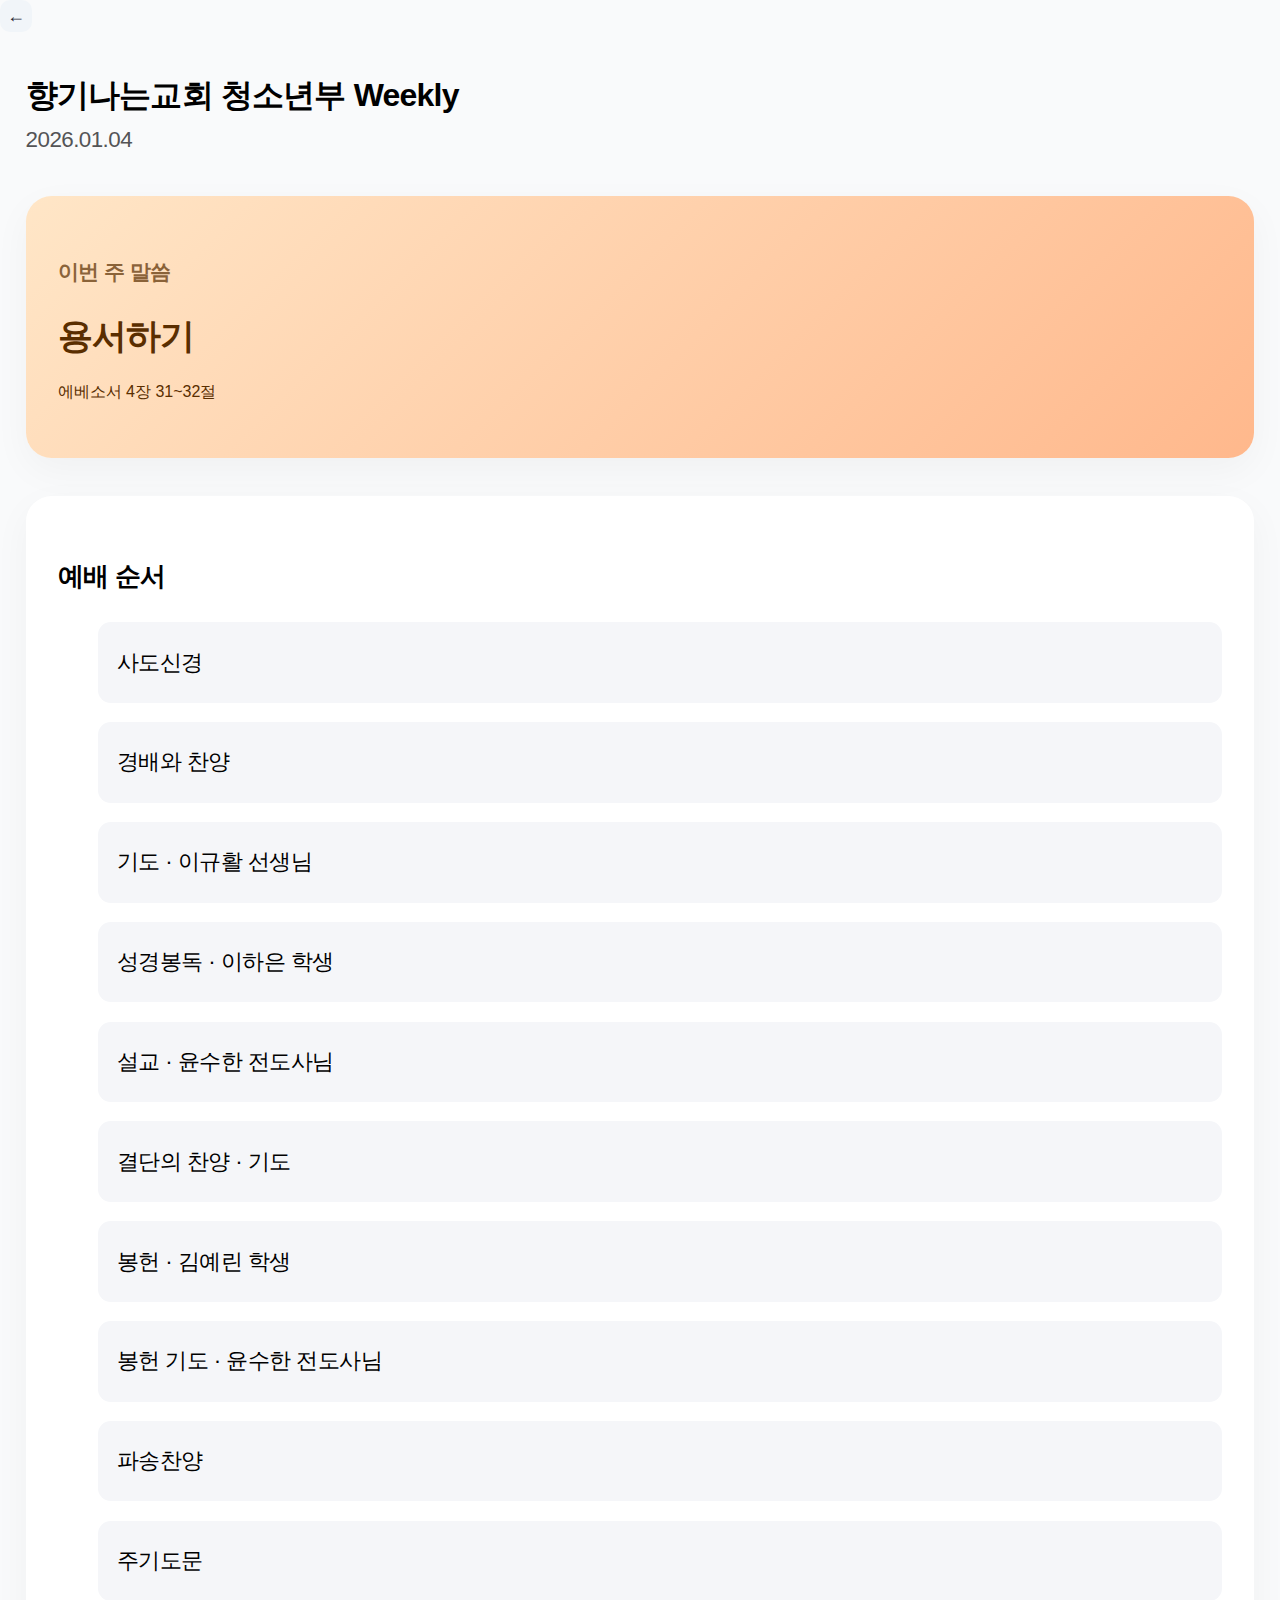
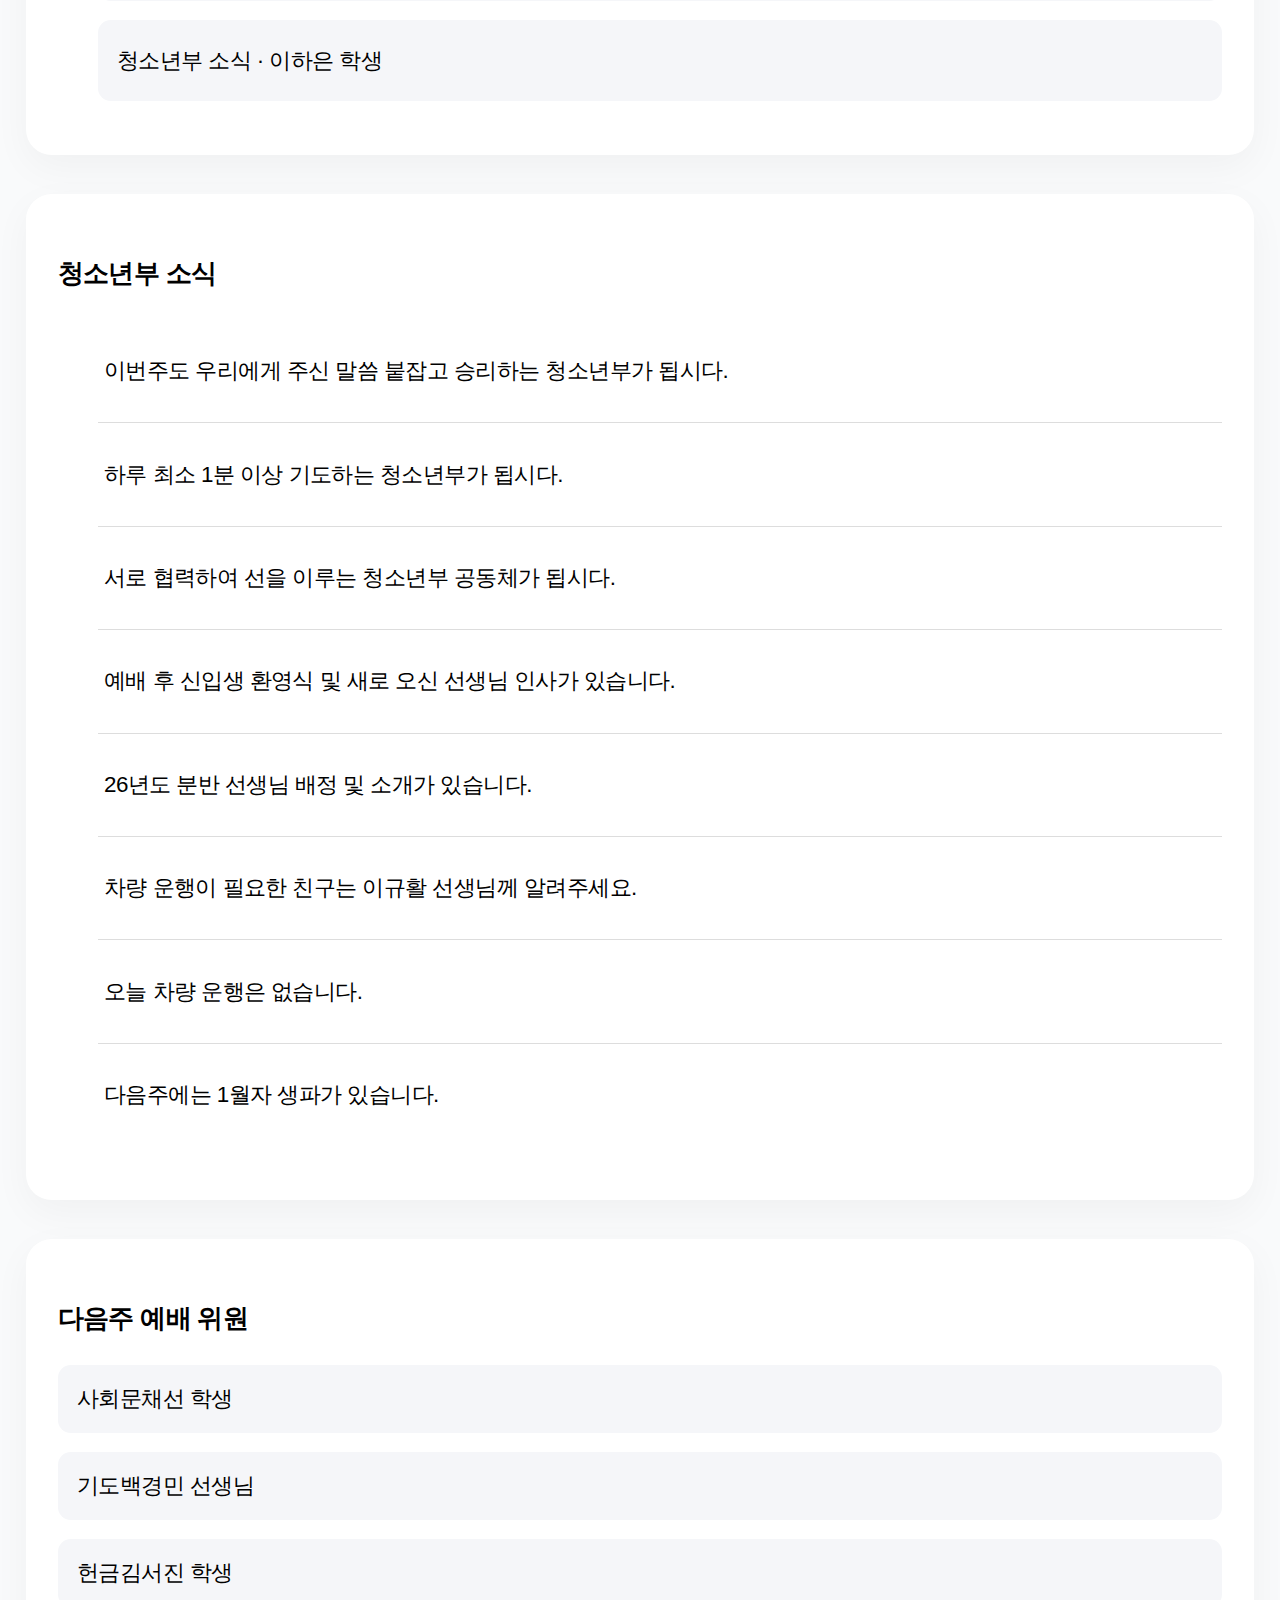
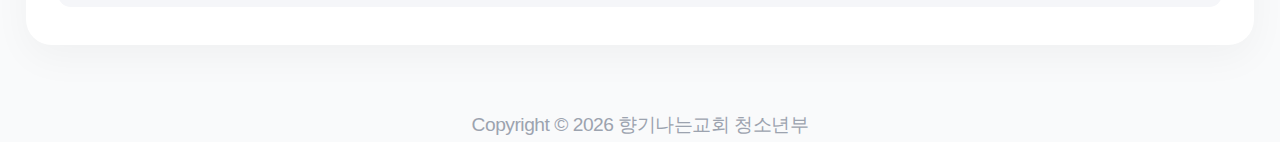
<file: sub/260104.html>
<!DOCTYPE html>
<html lang="ko">
<head>
<meta charset="UTF-8">
<title>HGNN Youth · Weekly</title>
<meta name="viewport" content="width=device-width, initial-scale=1">
<link rel="stylesheet" href="../resource/css/style.css">
<link rel="stylesheet" href="../resource/css/sub.css">
</head>
<body>

<div class="app">
	<a href="../sub/list.html" class="back-btn"
	onclick="if(history.length > 1){ history.back(); return false; }">
	←
	</a>

	<header class="app-header">
		<div class="logo">향기나는교회 청소년부 Weekly</div>
		<div class="week">2026.01.04</div>
	</header>

	<!-- 이번주 말씀 -->
	<section class="hero">
		<p class="hero-label">이번 주 말씀</p>
		<h1 class="hero-title">용서하기</h1>
		<p class="hero-meta">에베소서 4장 31~32절</p>
	</section>

	<!-- 예배 순서 -->
	<section class="card">
		<h2>예배 순서</h2>
		<ul class="flow">
			<li>사도신경</li>
			<li>경배와 찬양</li>
			<li>기도 · 이규활 선생님</li>
			<li>성경봉독 · 이하은 학생</li>
			<li>설교 · 윤수한 전도사님</li>
			<li>결단의 찬양 &middot; 기도</li>
			<li>봉헌 · 김예린 학생</li>
			<li>봉헌 기도 · 윤수한 전도사님</li>
			<li>파송찬양</li>
			<li>주기도문</li>
			<li>청소년부 소식 · 이하은 학생</li>
		</ul>
	</section>

	<!-- 공지 -->
	<section class="card">
		<h2>청소년부 소식</h2>
		<ul class="notice">
			<li>이번주도 우리에게 주신 말씀 붙잡고 승리하는 청소년부가 됩시다.</li>
			<li>하루 최소 1분 이상 기도하는 청소년부가 됩시다.</li>
			<li>서로 협력하여 선을 이루는 청소년부 공동체가 됩시다.</li>
			<li>예배 후 신입생 환영식 및 새로 오신 선생님 인사가 있습니다.</li>
			<li>26년도 분반 선생님 배정 및 소개가 있습니다.</li>
			<li>차량 운행이 필요한 친구는 이규활 선생님께 알려주세요.</li>
			<li>오늘 차량 운행은 없습니다.</li>
			<li>다음주에는 1월자 생파가 있습니다.</li>
		</ul>
	</section>

	<!-- 다음주 -->
	<section class="card">
		<h2>다음주 예배 위원</h2>
			<div class="grid">
			<div><span>사회</span>문채선 학생</div>
			<div><span>기도</span>백경민 선생님</div>
			<div><span>헌금</span>김서진 학생</div>
		</div>
	</section>

	<footer class="footer">Copyright © 2026 향기나는교회 청소년부</footer>
</div>

</body>
</html>
</file>
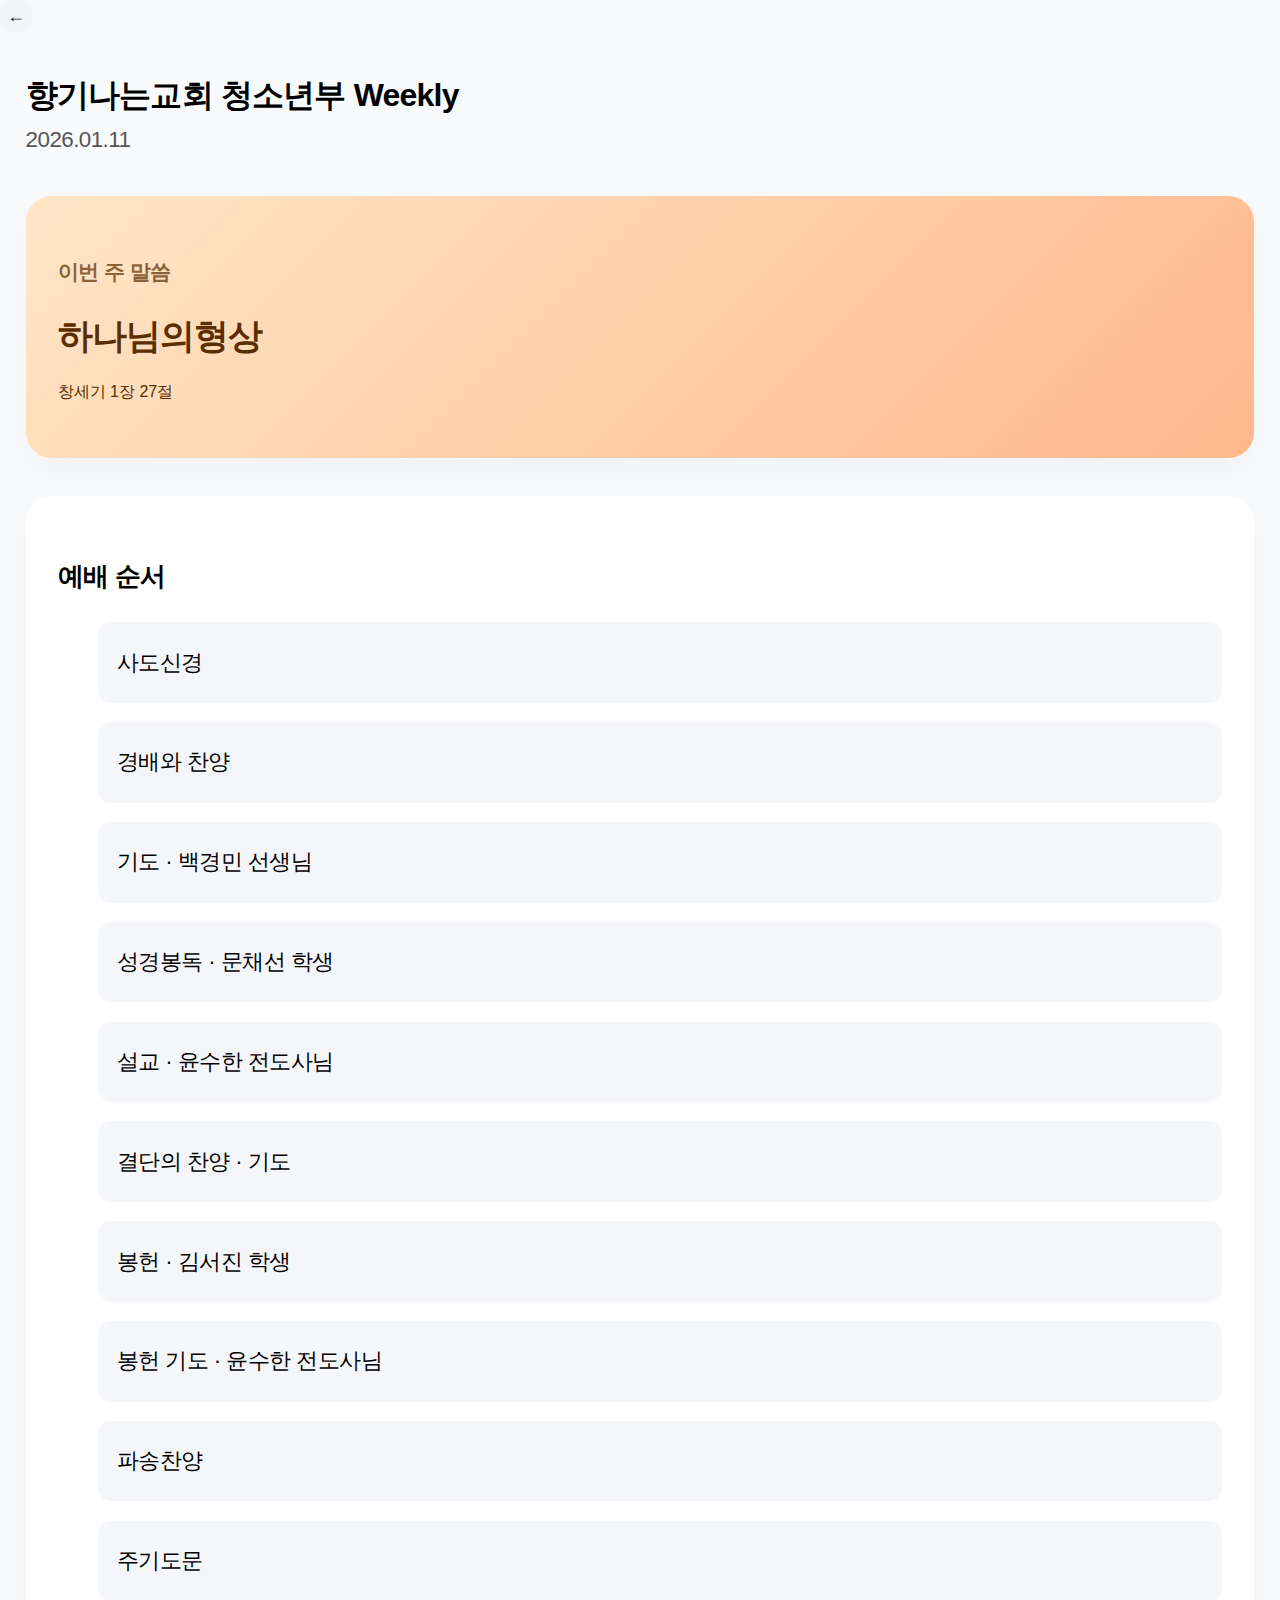
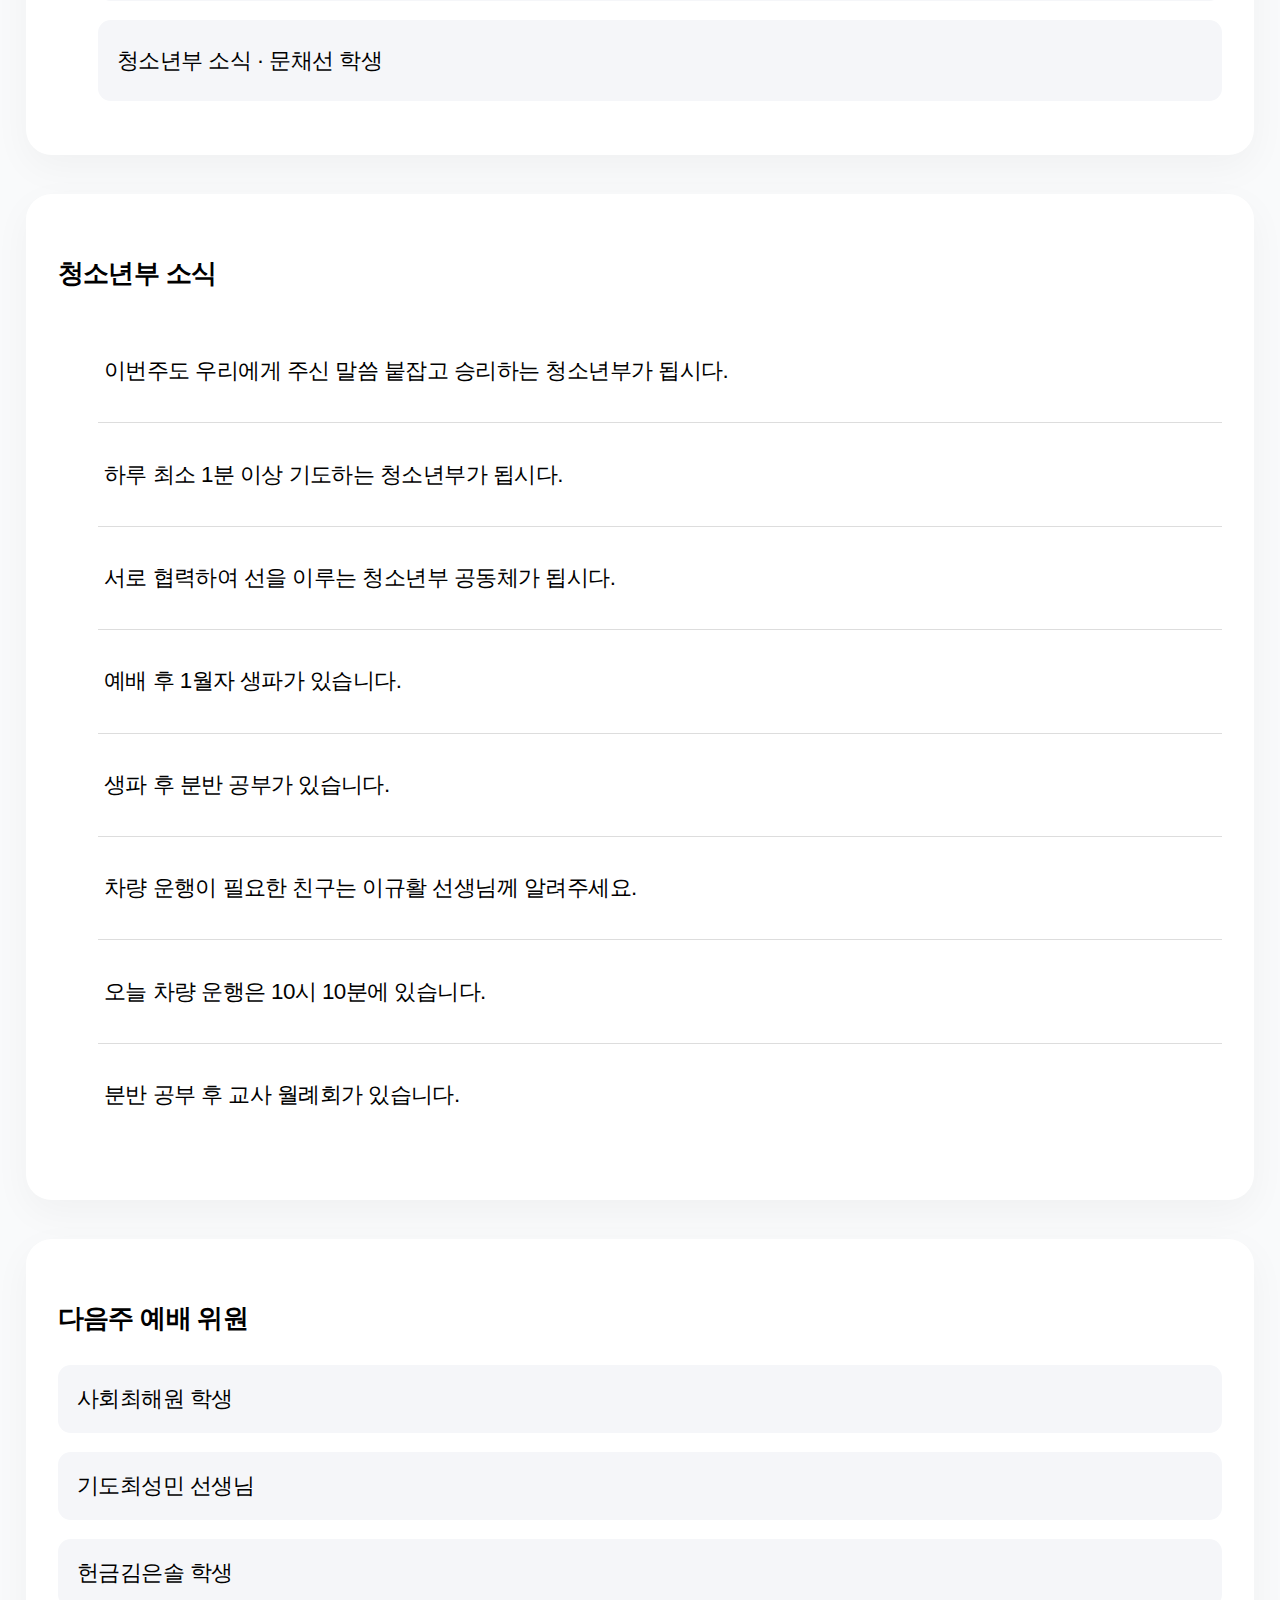
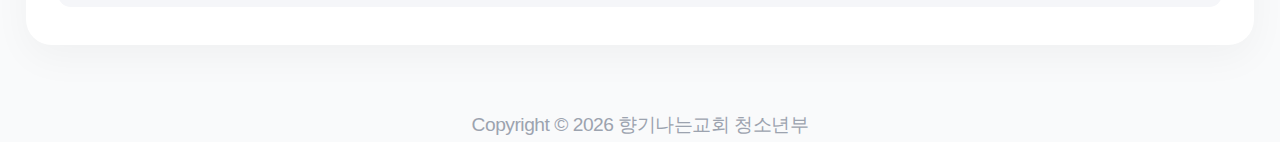
<file: sub/260111.html>
<!DOCTYPE html>
<html lang="ko">
<head>
<meta charset="UTF-8">
<title>HGNN Youth · Weekly</title>
<meta name="viewport" content="width=device-width, initial-scale=1">
<link rel="stylesheet" href="../resource/css/style.css">
<link rel="stylesheet" href="../resource/css/sub.css">
</head>
<body>

<div class="app">
	<a href="../sub/list.html" class="back-btn"
	onclick="if(history.length > 1){ history.back(); return false; }">
	←
	</a>

	<header class="app-header">
		<div class="logo">향기나는교회 청소년부 Weekly</div>
		<div class="week">2026.01.11</div>
	</header>

	<!-- 이번주 말씀 -->
	<section class="hero">
		<p class="hero-label">이번 주 말씀</p>
		<h1 class="hero-title">하나님의형상</h1>
		<p class="hero-meta">창세기 1장 27절</p>
	</section>

	<!-- 예배 순서 -->
	<section class="card">
		<h2>예배 순서</h2>
		<ul class="flow">
			<li>사도신경</li>
			<li>경배와 찬양</li>
			<li>기도 · 백경민 선생님</li>
			<li>성경봉독 · 문채선 학생</li>
			<li>설교 · 윤수한 전도사님</li>
			<li>결단의 찬양 &middot; 기도</li>
			<li>봉헌 · 김서진 학생</li>
			<li>봉헌 기도 · 윤수한 전도사님</li>
			<li>파송찬양</li>
			<li>주기도문</li>
			<li>청소년부 소식 · 문채선 학생</li>
	</ul>
	</section>

	<!-- 공지 -->
	<section class="card">
		<h2>청소년부 소식</h2>
		<ul class="notice">
			<li>이번주도 우리에게 주신 말씀 붙잡고 승리하는 청소년부가 됩시다.</li>
			<li>하루 최소 1분 이상 기도하는 청소년부가 됩시다.</li>
			<li>서로 협력하여 선을 이루는 청소년부 공동체가 됩시다.</li>
			<li>예배 후 1월자 생파가 있습니다.</li>
			<li>생파 후 분반 공부가 있습니다.</li>
			<li>차량 운행이 필요한 친구는 이규활 선생님께 알려주세요.</li>
			<li>오늘 차량 운행은 10시 10분에 있습니다.</li>
			<li>분반 공부 후 교사 월례회가 있습니다.</li>
		</ul>
	</section>

	<!-- 다음주 -->
	<section class="card">
		<h2>다음주 예배 위원</h2>
		<div class="grid">
			<div><span>사회</span>최해원 학생</div>
			<div><span>기도</span>최성민 선생님</div>
			<div><span>헌금</span>김은솔 학생</div>
		</div>
	</section>

	<footer class="footer">Copyright © 2026 향기나는교회 청소년부</footer>

</div>

</body>
</html>
</file>
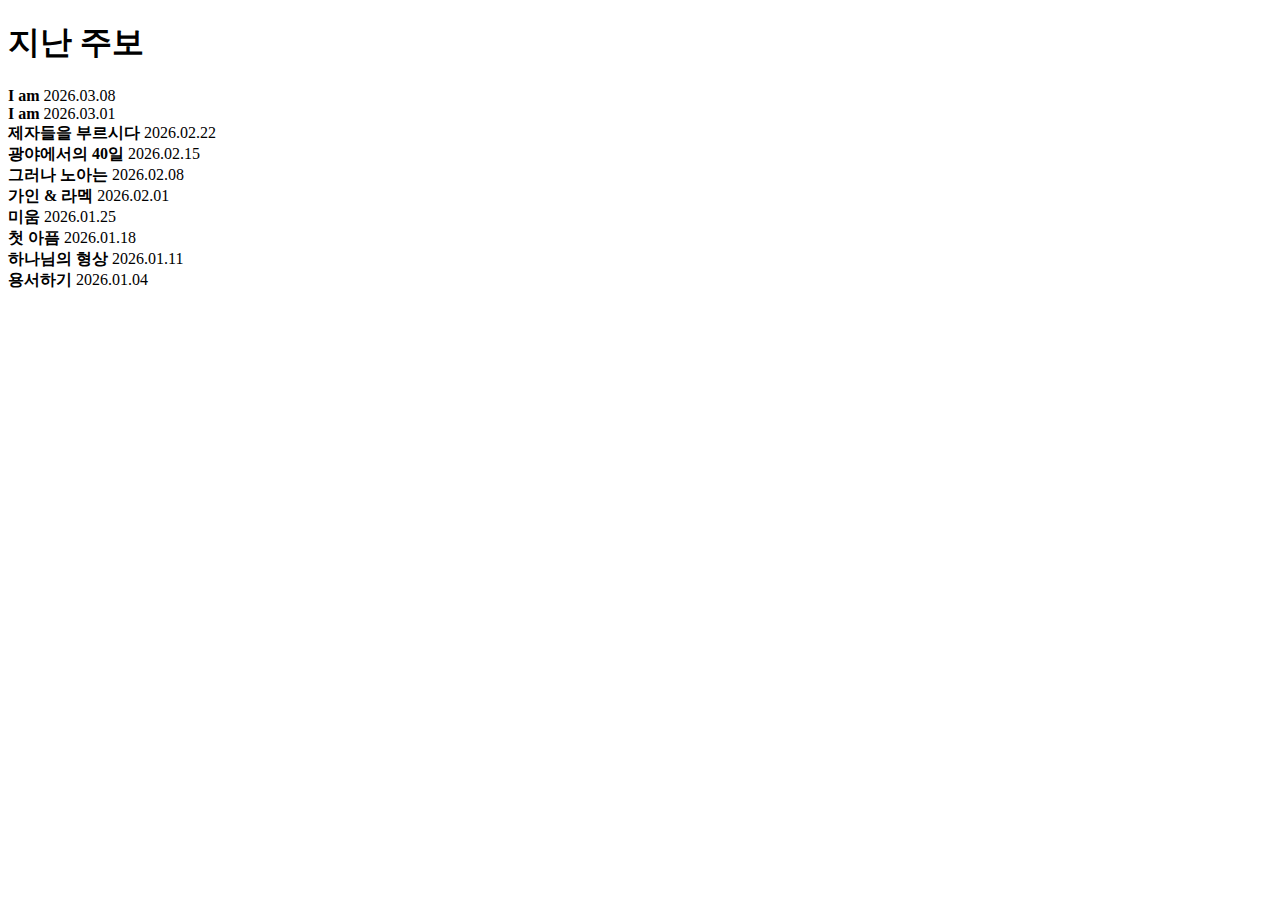
<file: sub/archive.html>
<!DOCTYPE html>
<html lang="ko">
<head>
<meta charset="UTF-8">
<meta name="viewport" content="width=device-width, initial-scale=1">
<title>지난 주보</title>
<link rel="stylesheet" href="../resource/css/style.css">
</head>
<body>

<div class="app">
	<h1>지난 주보</h1>
	<div class="archive-list"></div>
</div>

<script>
	fetch('../data/weekly.json')
		.then(res=>res.json())
		.then(data=>{
			const box = document.querySelector('.archive-list');

			data.weeks
			.sort((a,b)=> new Date(b.date) - new Date(a.date))
			.forEach(w=>{
				const div = document.createElement('div');
				div.className = 'archive-item';
				div.innerHTML = `
				<strong>${w.title}</strong>
				<span>${w.date.replaceAll('-','.')}</span>
				`;
				box.appendChild(div);
			});
		}
	);
</script>

</body>
</html>
</file>
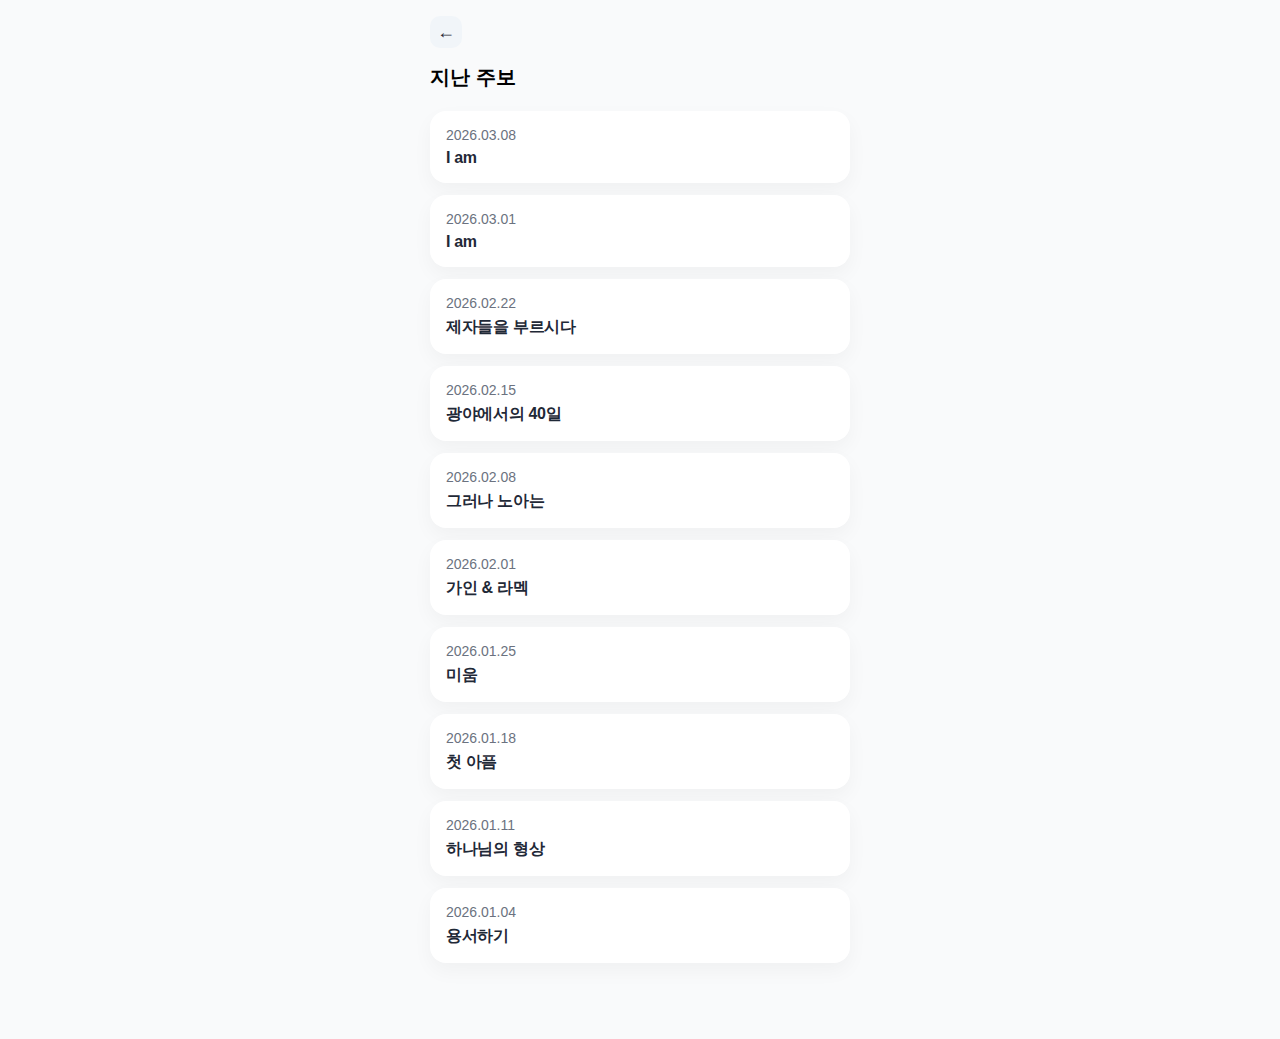
<file: sub/list.html>
<!DOCTYPE html>
<html lang="ko">
<head>
<meta charset="UTF-8">
<title>지난 주보 · 향기나는교회 청소년부</title>
<meta name="viewport" content="width=device-width, initial-scale=1">
<link rel="stylesheet" href="../resource/css/style.css">
<link rel="stylesheet" href="../resource/css/sub.css">
</head>

<body>
<div class="wrap">
	<a href="../index.html" class="back-btn">←</a>

	<h1>지난 주보</h1>

	<ul class="archive-list" id="archiveList"></ul>
</div>

<script src="../resource/js/archive.js"></script>
</body>
</html>
</file>
<file: resource/css/style.css>
@charset "UTF-8";
#wrap {
  max-width: 42rem;
  margin: auto;
  padding-bottom: 60px;
}

header,
section {
  margin: 0 1.6rem;
  margin-top: 2.4rem;
}

/* 비전 배너 */
.vision {
  overflow: hidden;
  margin: 0;
  margin-bottom: 2.4rem;
  border-radius: 0 0 2.4rem 2.4rem;
}
.vision img {
  display: block;
  width: 100%;
  max-width: -webkit-fit-content;
  max-width: -moz-fit-content;
  max-width: fit-content;
}

/* 헤더 */
.header {
  -ms-display: flexbox; /* IE10 */
  display: -webkit-box; /* OLD iOS, Safari */ /* OLD Firefox */
  display: -ms-flexbox; /* IE10 Tweener */ /* NEW Chrome */
  display: flex;
  -webkit-box-align: end;
      -ms-flex-align: end;
          align-items: flex-end;
  -webkit-box-pack: justify;
      -ms-flex-pack: justify;
          justify-content: space-between;
  margin-top: 2rem;
}

.logo {
  font-size: 2rem;
  font-weight: 700;
  line-height: 1.6;
  letter-spacing: -0.025em;
}

.week {
  color: #545456;
  font-size: 1.4rem;
  font-weight: 400;
  line-height: 1.6;
  letter-spacing: -0.025em;
}

/* 말씀 카드 */
.hero {
  padding: 2.4rem 2rem;
  border-radius: 1.6rem;
  background: #fff;
  -webkit-box-shadow: 0 0.8rem 2.4rem rgba(0, 0, 0, 0.04);
          box-shadow: 0 0.8rem 2.4rem rgba(0, 0, 0, 0.04);
  background: linear-gradient(135deg, #FFE6C7, #FFB88C);
  color: #5A2E00;
}
.hero-label {
  font-size: 1.3rem;
  font-weight: 700;
  line-height: 1.6;
  letter-spacing: -0.025em;
  opacity: 0.7;
}
.hero-title {
  font-size: 2.2rem;
  font-weight: 700;
  line-height: 1.4;
  letter-spacing: -0.025em;
  margin: 1.4rem 0;
}
.hero-preacher {
  font-size: 1.3rem;
  font-weight: 500;
  line-height: 1.6;
  letter-spacing: -0.025em;
  opacity: 0.8;
}

/* 오늘의 말씀 */
.verse {
  padding: 2.4rem 2rem;
  border-radius: 1.6rem;
  background: #fff;
  -webkit-box-shadow: 0 0.8rem 2.4rem rgba(0, 0, 0, 0.04);
          box-shadow: 0 0.8rem 2.4rem rgba(0, 0, 0, 0.04);
}
.verse-label {
  color: #ff8a3d;
  font-size: 1.4rem;
  font-weight: 600;
  line-height: 1.6;
  letter-spacing: -0.025em;
}
.verse-text {
  margin: 1.2rem 0;
  color: #333333;
  font-size: 1.6rem;
  font-weight: 500;
  line-height: 1.7;
  letter-spacing: -0.025em;
  word-break: keep-all;
  text-wrap-style: pretty;
}
.verse-ref {
  color: #666666;
  font-size: 1.4rem;
  font-weight: 400;
  line-height: 1.6;
  letter-spacing: -0.025em;
  text-align: right;
}

/* 카드 */
.card {
  padding: 2.4rem 2rem;
  border-radius: 1.6rem;
  background: #fff;
  -webkit-box-shadow: 0 0.8rem 2.4rem rgba(0, 0, 0, 0.04);
          box-shadow: 0 0.8rem 2.4rem rgba(0, 0, 0, 0.04);
}
.card h2 {
  -ms-display: flexbox; /* IE10 */
  display: -webkit-box; /* OLD iOS, Safari */ /* OLD Firefox */
  display: -ms-flexbox; /* IE10 Tweener */ /* NEW Chrome */
  display: flex;
  -webkit-box-align: end;
      -ms-flex-align: end;
          align-items: flex-end;
  -webkit-box-pack: justify;
      -ms-flex-pack: justify;
          justify-content: space-between;
  margin-bottom: 1.6rem;
  font-size: 1.6rem;
  font-weight: 600;
  line-height: 1.6;
  letter-spacing: -0.025em;
}

/* 예배 순서 */
.flow {
  display: grid;
  grid-row-gap: 1.2rem;
  row-gap: 1.2rem;
}
.flow li {
  -ms-display: flexbox; /* IE10 */
  display: -webkit-box; /* OLD iOS, Safari */ /* OLD Firefox */
  display: -ms-flexbox; /* IE10 Tweener */ /* NEW Chrome */
  display: flex;
  -webkit-box-pack: justify;
      -ms-flex-pack: justify;
          justify-content: space-between;
  padding: 1.4rem 1.2rem;
  background: #F5F6F9;
  border-radius: 0.8rem;
  font-size: 1.4rem;
  font-weight: 400;
  line-height: 1.6;
  letter-spacing: -0.025em;
}
.flow .title {
  -ms-display: flexbox; /* IE10 */
  display: -webkit-box; /* OLD iOS, Safari */ /* OLD Firefox */
  display: -ms-flexbox; /* IE10 Tweener */ /* NEW Chrome */
  display: flex;
  -webkit-box-align: center;
      -ms-flex-align: center;
          align-items: center;
  gap: 0.8rem;
}
.flow .title i {
  display: inline-block;
  width: 1.6rem;
  height: 1.6rem;
  font-size: 0;
  background-color: #545456;
  mask-image: url("../img/icon-file.svg");
  mask-repeat: no-repeat;
  mask-size: contain;
  mask-position: center;
  -webkit-mask-image: url("../img/icon-file.svg");
  -webkit-mask-repeat: no-repeat;
  -webkit-mask-size: contain;
  -webkit-mask-position: center;
}
.flow .who {
  color: #545456;
  font-size: 1.3rem;
  font-weight: 400;
  line-height: 1.6;
  letter-spacing: -0.025em;
}

/* 팝업 - 사도신경, 주기도문 */
.pop-trigger {
  cursor: pointer;
}
.pop-content {
  cursor: auto;
  position: fixed;
  inset: 0;
  background: rgba(0, 0, 0, 0.5);
  display: none;
  -webkit-box-align: center;
      -ms-flex-align: center;
          align-items: center;
  -webkit-box-pack: center;
      -ms-flex-pack: center;
          justify-content: center;
  z-index: 100;
}
.pop-content.active {
  -ms-display: flexbox; /* IE10 */
  display: -webkit-box; /* OLD iOS, Safari */ /* OLD Firefox */
  display: -ms-flexbox; /* IE10 Tweener */ /* NEW Chrome */
  display: flex;
}
.pop-box {
  overflow-y: auto;
  position: relative;
  -ms-display: flexbox; /* IE10 */
  display: -webkit-box; /* OLD iOS, Safari */ /* OLD Firefox */
  display: -ms-flexbox; /* IE10 Tweener */ /* NEW Chrome */
  display: flex;
  -webkit-box-orient: vertical;
  -webkit-box-direction: normal;
      -ms-flex-direction: column;
          flex-direction: column;
  max-width: 42rem;
  width: 90%;
  max-height: 80vh;
  padding: 2rem;
  border-radius: 16px;
  background: #fff;
}
.pop-box h3 {
  -ms-flex-negative: 0;
      flex-shrink: 0;
}
.pop-body {
  overflow-y: auto;
  -webkit-box-flex: 1;
      -ms-flex: 1;
          flex: 1;
  margin-top: 1.6rem;
  padding-right: 0.5rem;
  color: #333333;
  font-size: 1.6rem;
  font-weight: 400;
  line-height: 1.7;
  letter-spacing: -0.025em;
  line-height: 1.6;
  word-break: keep-all;
  text-wrap-style: pretty;
}
.pop-close {
  position: absolute;
  top: 1.6rem;
  right: 2rem;
  background: none;
  font-size: 2.8rem;
  border: none;
  cursor: pointer;
}

/* 공지 */
.notice li {
  -ms-display: flexbox; /* IE10 */
  display: -webkit-box; /* OLD iOS, Safari */ /* OLD Firefox */
  display: -ms-flexbox; /* IE10 Tweener */ /* NEW Chrome */
  display: flex;
  -webkit-box-align: center;
      -ms-flex-align: center;
          align-items: center;
  min-height: 4.4rem;
  padding: 1rem 0.4rem;
  border-bottom: 1px solid #DDDDDD;
  font-size: 1.4rem;
  font-weight: 400;
  line-height: 1.6;
  letter-spacing: -0.025em;
  word-break: keep-all;
  text-wrap-style: pretty;
}
.notice li:last-child {
  border-bottom: none;
}

/* 다음주 */
.grid {
  display: grid;
  grid-row-gap: 1.2rem;
  row-gap: 1.2rem;
}
.grid div {
  padding: 1rem 1.2rem;
  background: #F5F6F9;
  border-radius: 0.8rem;
  font-size: 1.4rem;
  font-weight: 400;
  line-height: 1.6;
  letter-spacing: -0.025em;
}
.grid .title {
  display: block;
  margin-bottom: 0.4rem;
  color: #545456;
  font-size: 1.2rem;
  font-weight: 500;
  line-height: 1.7;
  letter-spacing: -0.025em;
}

.next-date {
  color: #545456;
  font-size: 1.3rem;
  font-weight: 400;
  line-height: 1.6;
  letter-spacing: -0.025em;
}

/* 공유하기 */
.share-wrap {
  -ms-display: flexbox; /* IE10 */
  display: -webkit-box; /* OLD iOS, Safari */ /* OLD Firefox */
  display: -ms-flexbox; /* IE10 Tweener */ /* NEW Chrome */
  display: flex;
  -webkit-box-orient: vertical;
  -webkit-box-direction: normal;
      -ms-flex-direction: column;
          flex-direction: column;
  gap: 1.2rem;
  margin-top: 2.4rem;
}

.btn {
  -ms-display: flexbox; /* IE10 */
  display: -webkit-box; /* OLD iOS, Safari */ /* OLD Firefox */
  display: -ms-flexbox; /* IE10 Tweener */ /* NEW Chrome */
  display: flex;
  -webkit-box-align: center;
      -ms-flex-align: center;
          align-items: center;
  -webkit-box-pack: center;
      -ms-flex-pack: center;
          justify-content: center;
  gap: 0.8rem;
  width: 100%;
  padding: 1.4rem 1.6rem;
  border-radius: 0.8rem;
  border: none;
  background: #fff;
  color: #1f2937;
  font-size: 1.5rem;
  font-weight: 500;
  line-height: 1.6;
  letter-spacing: -0.025em;
  -webkit-box-shadow: 0 0.6rem 1.8rem rgba(0, 0, 0, 0.06);
          box-shadow: 0 0.6rem 1.8rem rgba(0, 0, 0, 0.06);
  cursor: pointer;
  -webkit-transition: all 0.2s;
  transition: all 0.2s;
}
.btn:hover {
  -webkit-transform: translateY(-1px);
          transform: translateY(-1px);
  -webkit-box-shadow: 0 0.8rem 2rem rgba(0, 0, 0, 0.08);
          box-shadow: 0 0.8rem 2rem rgba(0, 0, 0, 0.08);
}
.btn img {
  width: 2rem;
  height: 2rem;
}

/* 지난 소식 보기 버튼 */
.archive-btn {
  background: #ffb27a;
  color: #7a3d00;
  -webkit-box-shadow: 0 0.6rem 1.6rem rgba(255, 178, 122, 0.35);
          box-shadow: 0 0.6rem 1.6rem rgba(255, 178, 122, 0.35);
}

.copyText.copied {
  background: #e0f2fe;
  color: #0369a1;
}

/* 탑 버튼 */
.to-top {
  position: fixed;
  right: 1.6rem;
  bottom: 2.4rem;
  -ms-display: flexbox; /* IE10 */
  display: -webkit-box; /* OLD iOS, Safari */ /* OLD Firefox */
  display: -ms-flexbox; /* IE10 Tweener */ /* NEW Chrome */
  display: flex;
  -webkit-box-align: center;
      -ms-flex-align: center;
          align-items: center;
  -webkit-box-pack: center;
      -ms-flex-pack: center;
          justify-content: center;
  width: 4.8rem;
  height: 4.8rem;
  border-radius: 50%;
  border: none;
  background: #ffd2a8;
  -webkit-box-shadow: 0 0.8rem 15px rgba(255, 178, 122, 0.4);
          box-shadow: 0 0.8rem 15px rgba(255, 178, 122, 0.4);
  cursor: pointer;
  z-index: 10;
}
.to-top img {
  width: 2.2rem;
  height: 2.2rem;
  -webkit-filter: brightness(0) invert(1);
          filter: brightness(0) invert(1);
}

/* 푸터 */
.footer {
  margin-top: 4rem;
  text-align: center;
  color: #9ca3af;
  font-size: 1.2rem;
  font-weight: 400;
  line-height: 1.7;
  letter-spacing: -0.025em;
}
</file>
<file: resource/css/sub.css>
body {
  margin: 0;
  background: #f9fafb;
  font-family: -apple-system, BlinkMacSystemFont, "PretendardGOV", sans-serif;
}

.wrap {
  max-width: 420px;
  margin: auto;
  padding: 16px 16px 60px;
}

h1 {
  font-size: 20px;
  margin-bottom: 20px;
}

.archive-list {
  list-style: none;
  padding: 0;
}
.archive-list li {
  background: #fff;
  border-radius: 16px;
  margin-bottom: 12px;
  padding: 16px;
  -webkit-box-shadow: 0 8px 20px rgba(0, 0, 0, 0.04);
          box-shadow: 0 8px 20px rgba(0, 0, 0, 0.04);
}
.archive-list a {
  text-decoration: none;
  color: #1f2937;
  display: block;
}

.date {
  font-size: 14px;
  color: #6b7280;
  margin-bottom: 6px;
}

.title {
  font-size: 16px;
  font-weight: 600;
  letter-spacing: -0.02em;
}

.back-btn {
  display: -webkit-box;
  display: -ms-flexbox;
  display: flex;
  -webkit-box-align: center;
      -ms-flex-align: center;
          align-items: center;
  -webkit-box-pack: center;
      -ms-flex-pack: center;
          justify-content: center;
  width: 32px;
  height: 32px;
  margin-right: 8px;
  margin-bottom: 16px;
  border-radius: 10px;
  background: #f1f5f9;
  color: #1f2937;
  text-decoration: none;
  font-size: 18px;
  font-weight: 700;
}
</file>
